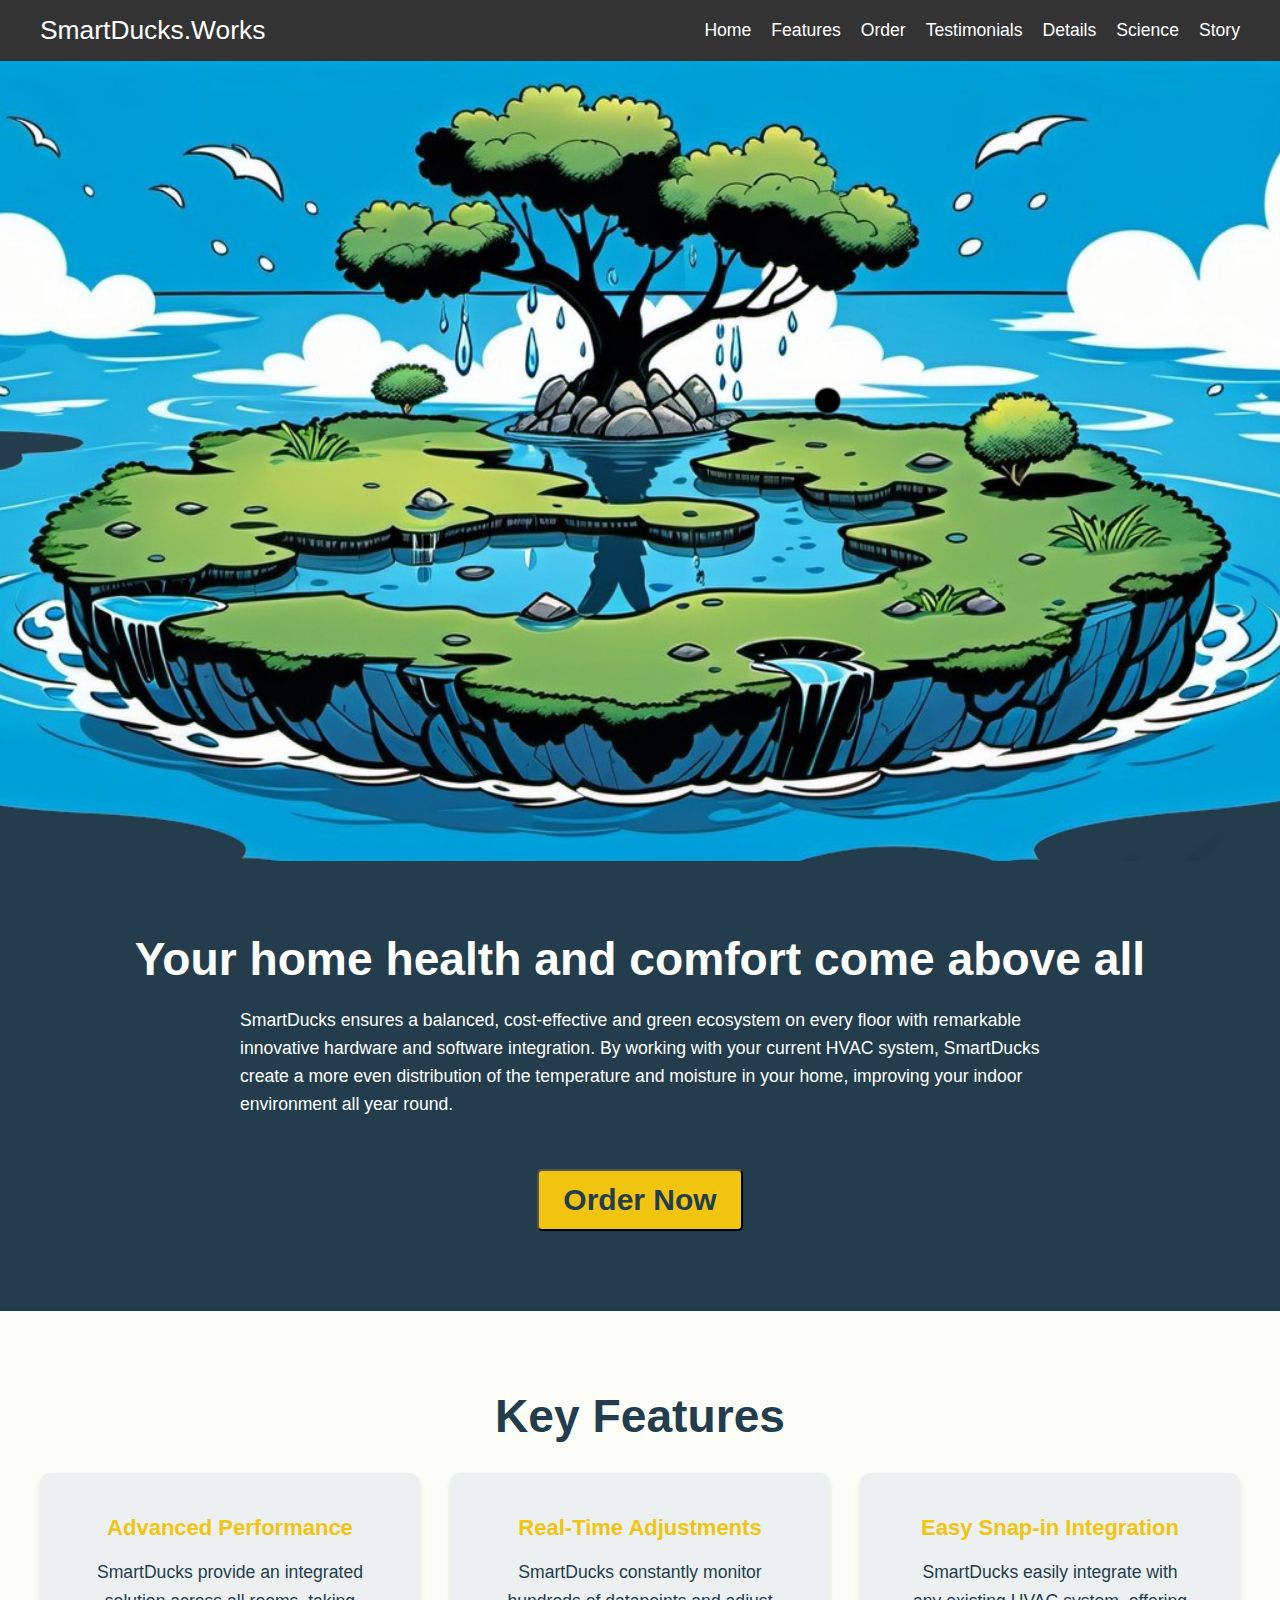
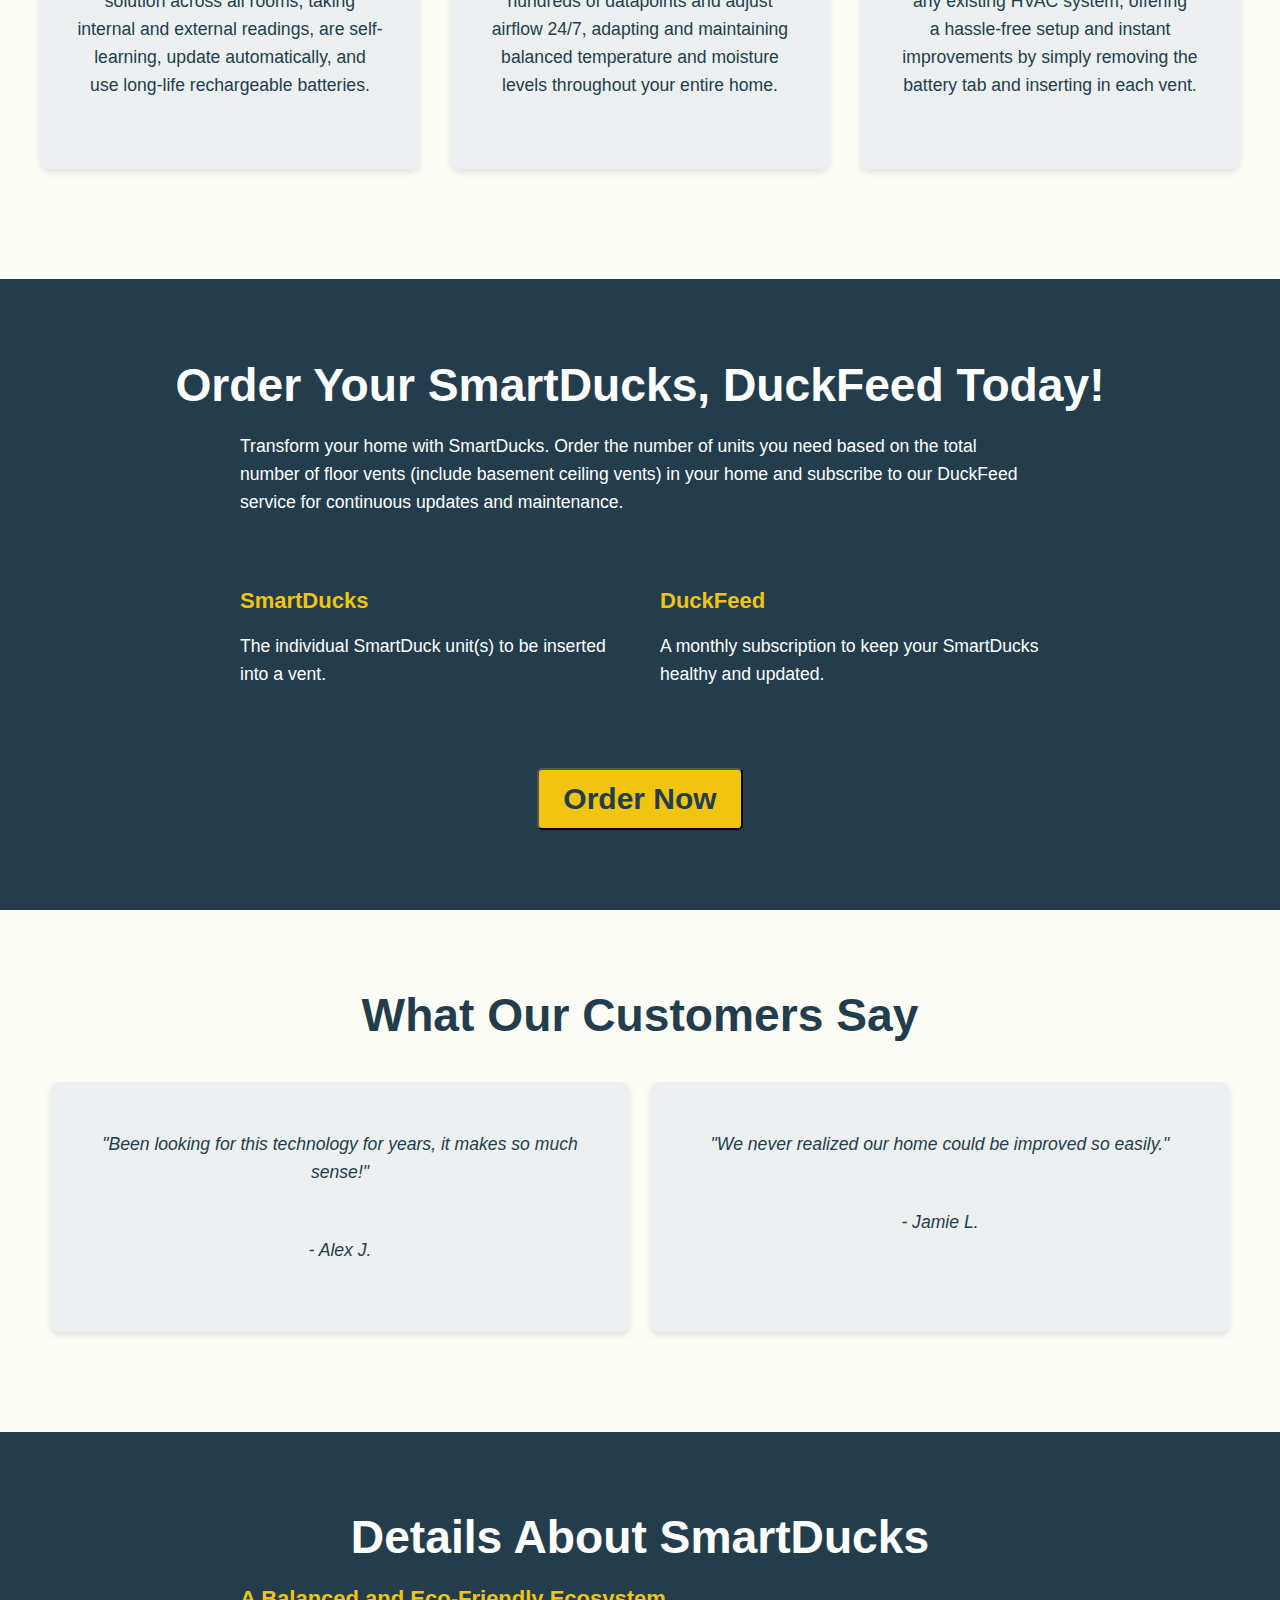
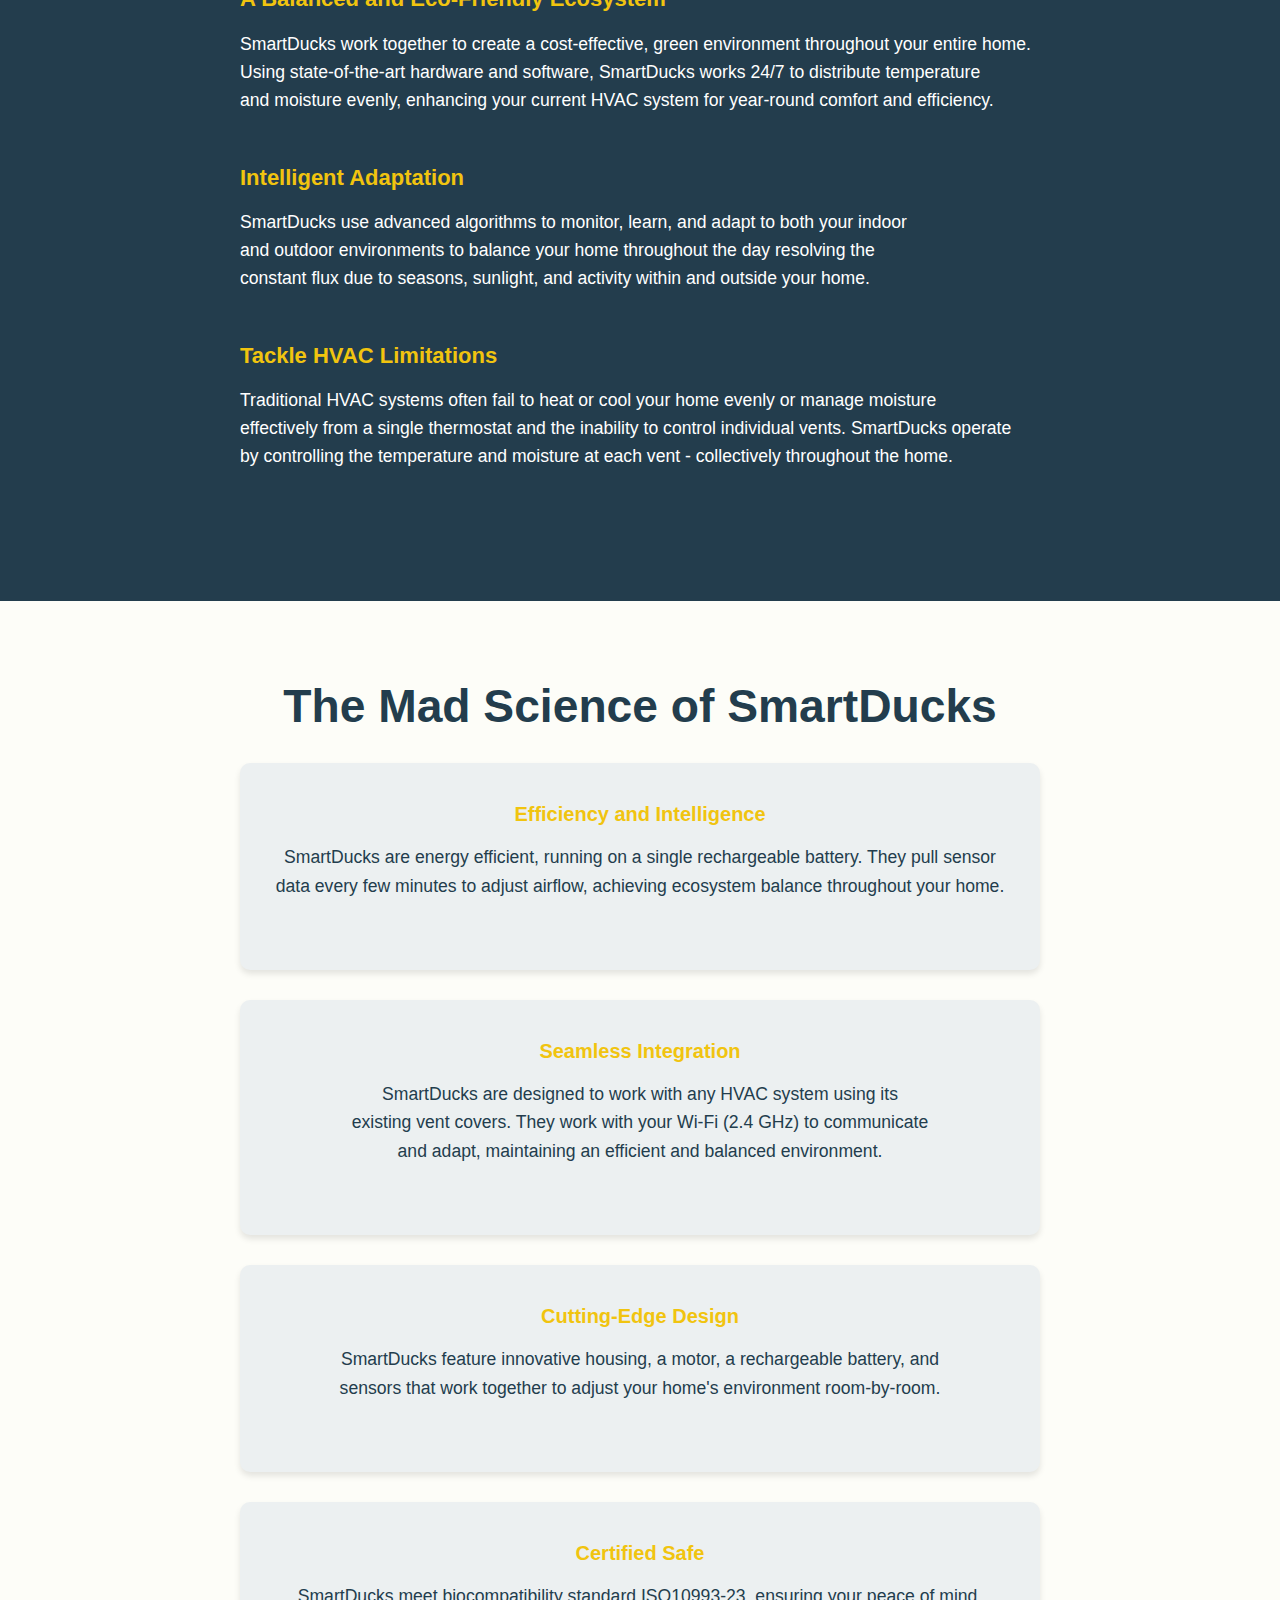
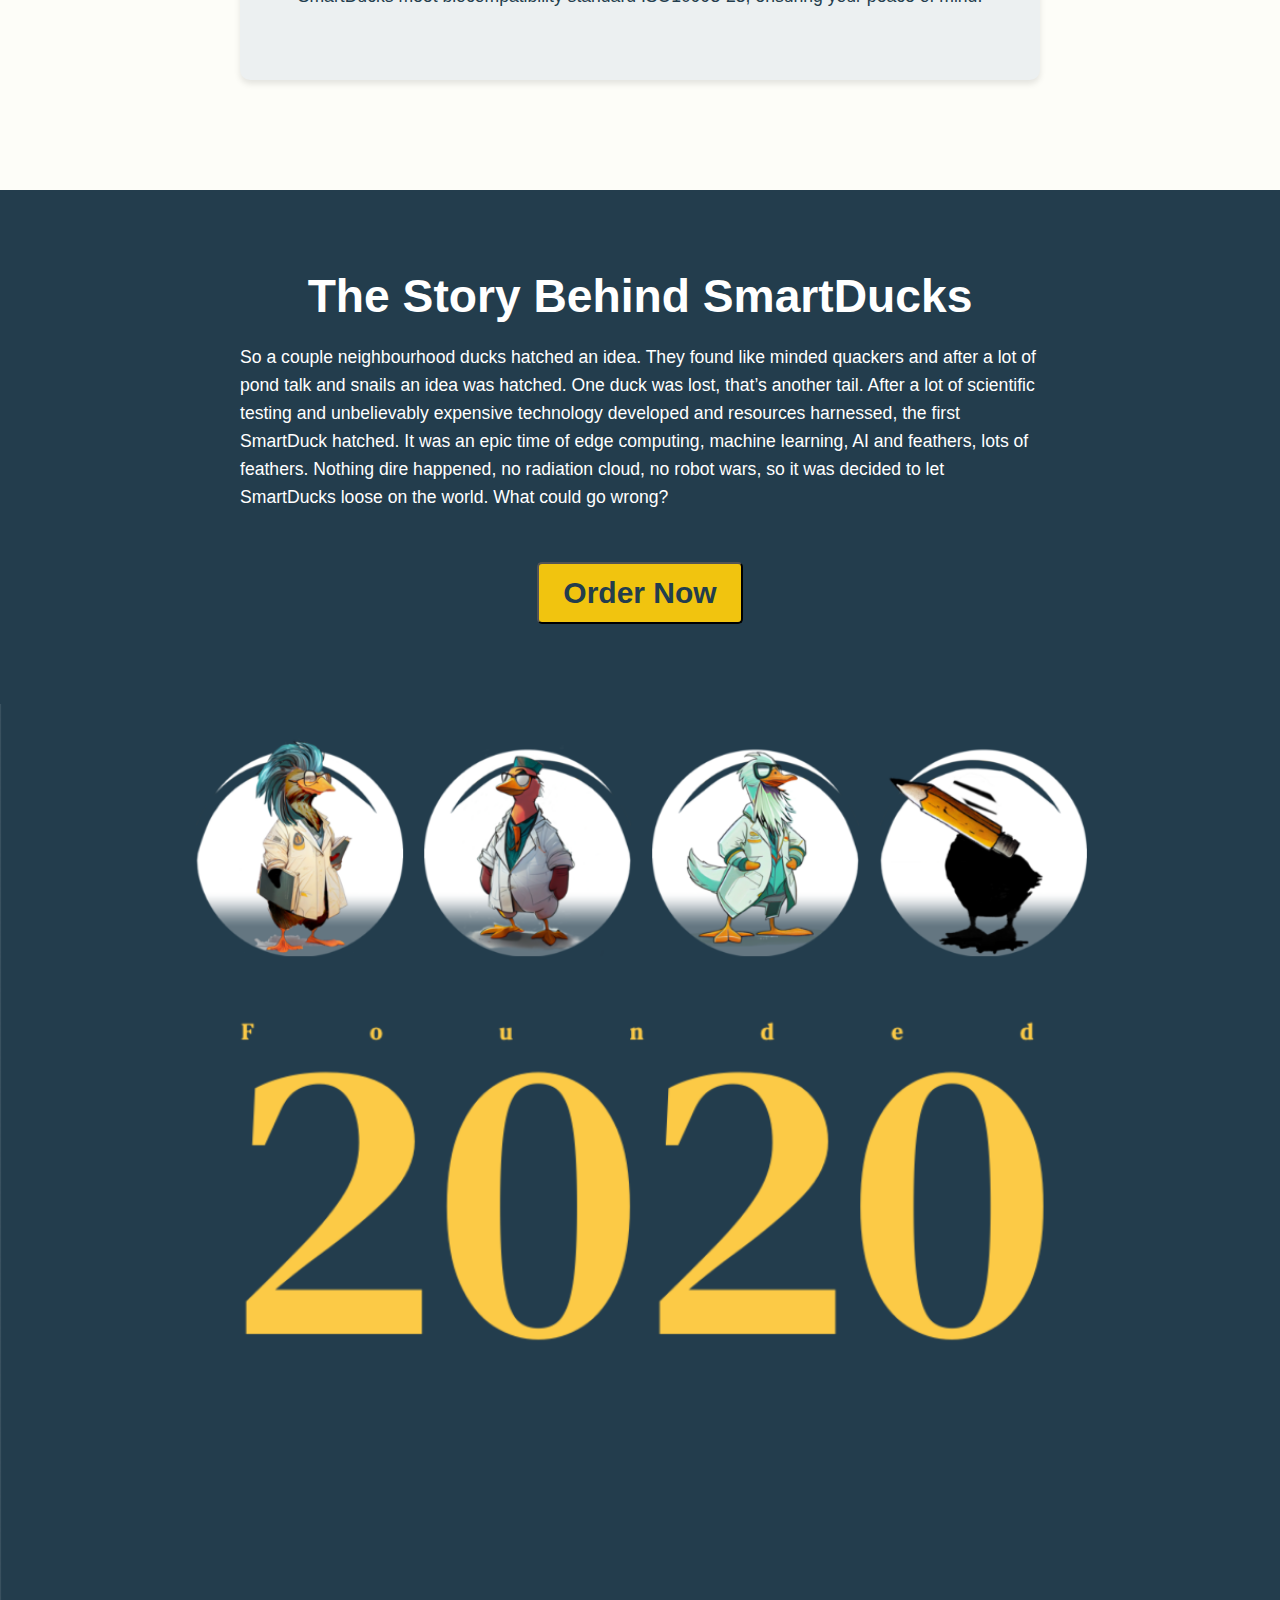
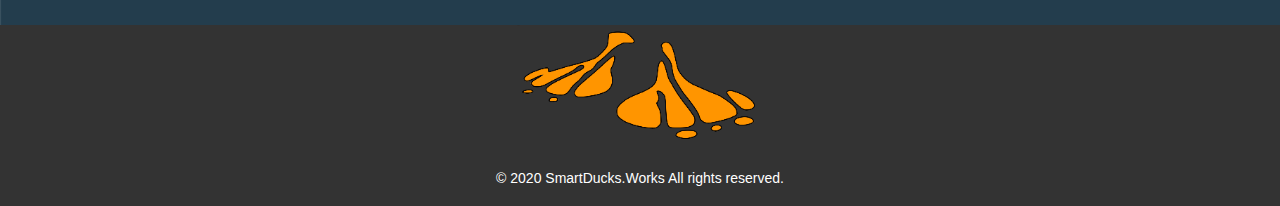
<file: index.html>
<!DOCTYPE html>
<html lang="en">
<head>
  <meta charset="UTF-8">
  <meta name="viewport" content="width=device-width, initial-scale=1.0">
  <title>SmartDucks - Transform Your Home Environment</title>
  <link rel="stylesheet" href="styles.css">
</head>
<body>
  <header>
    <div class="logo">SmartDucks.Works</div>
    <nav class="nav-links">
      <a href="#home">Home</a>
      <a href="#features">Features</a>
      <a href="#order">Order</a>
      <a href="#testimonials">Testimonials</a>
      <a href="#details">Details</a>
      <a href="#science">Science</a>
      <a href="#story">Story</a>
    </nav>
    <div class="hamburger">
      <span></span>
      <span></span>
      <span></span>
    </div>
  </header>

  <div class="image-box"></div>

  <!-- Home Section -->
  <div id="home" class="panel dark-panel">
    <h1>Your home health and comfort come above all</h1>
    <div class="centered-content">
      <p>SmartDucks ensures a balanced, cost-effective and green ecosystem on every floor with remarkable innovative hardware and software integration. By working with your current HVAC system, SmartDucks create a more even distribution of the temperature and moisture in your home, improving your indoor environment all year round.</p>
    </div>
    <button class="order-button">Order Now</button>
  </div>

  <!-- Features Section -->
  <div id="features" class="panel light-panel">
    <h2>Key Features</h2>
    <div class="features-container">
      <div class="feature">
        <h3>Advanced Performance</h3>
        <p>SmartDucks provide an integrated solution across all rooms, taking internal and external readings, are self-learning, update automatically, and use long-life rechargeable batteries.</p>
      </div>
      <div class="feature">
        <h3>Real-Time Adjustments</h3>
        <p>SmartDucks constantly monitor hundreds of datapoints and adjust airflow 24/7, adapting and maintaining balanced temperature and moisture levels throughout your entire home.</p>
      </div>
      <div class="feature">
        <h3>Easy Snap-in Integration</h3>
        <p>SmartDucks easily integrate with any existing HVAC system, offering a hassle-free setup and instant improvements by simply removing the battery tab and inserting in each vent.</p>
      </div>
    </div>
  </div>

  <!-- Order Section -->
  <div id="order" class="panel dark-panel">
    <h2>Order Your SmartDucks, DuckFeed Today!</h2>
    <div class="product-description">
      <p>Transform your home with SmartDucks. Order the number of units you need based on the total number of floor vents (include basement ceiling vents) in your home and subscribe to our DuckFeed service for continuous updates and maintenance.</p>
      <div class="product-container">
        <div class="product-item">
          <h3>SmartDucks</h3>
          <p>The individual SmartDuck unit(s) to be inserted into a vent.</p>
        </div>
        <div class="product-item">
          <h3>DuckFeed</h3>
          <p>A monthly subscription to keep your SmartDucks healthy and updated.</p>
        </div>
      </div>
    </div>
    <button class="order-button">Order Now</button>
  </div>

  <!-- Testimonials Section -->
  <div id="testimonials" class="panel light-panel">
    <h2>What Our Customers Say</h2>
    <div class="testimonials-container">
      <div class="testimonial">
        <p>"Been looking for this technology for years, it makes so much sense!"</p>
        <p class="testimonial-author">- Alex J.</p>
      </div>
      <div class="testimonial">
        <p>"We never realized our home could be improved so easily."</p>
        <p class="testimonial-author">- Jamie L.</p>
      </div>
      <div class="testimonial">
        <p>"Wow! I want to live in my home now! It's so comfortable. Thanks SmartDucks!"</p>
        <p class="testimonial-author">- Joanne H.</p>
      </div>
      <div class="testimonial">
        <p>"I have severe asthma and SmartDucks got rid of the moisture that made me cough and wheeze! So nice finally to come home."</p>
        <p class="testimonial-author">- Bernie F.</p>
      </div>
    </div>
  </div>

  <!-- Details Section -->
  <div id="details" class="panel dark-panel">
    <h2>Details About SmartDucks</h2>
    <div class="details-container">
      <div class="details-item">
        <h3>A Balanced and Eco-Friendly Ecosystem</h3>
        <p>SmartDucks work together to create a cost-effective, green environment throughout your entire home. Using state-of-the-art hardware and software, SmartDucks works 24/7 to distribute temperature and moisture evenly, enhancing your current HVAC system for year-round comfort and efficiency.</p>
      </div>
      <div class="details-item">
        <h3>Intelligent Adaptation</h3>
        <p>SmartDucks use advanced algorithms to monitor, learn, and adapt to both your indoor and outdoor environments to balance your home throughout the day resolving the constant flux due to seasons, sunlight, and activity within and outside your home.</p>
      </div>
      <div class="details-item">
        <h3>Tackle HVAC Limitations</h3>
        <p>Traditional HVAC systems often fail to heat or cool your home evenly or manage moisture effectively from a single thermostat and the inability to control individual vents. SmartDucks operate by controlling the temperature and moisture at each vent - collectively throughout the home.</p>
      </div>
    </div>
  </div>

  <!-- Science Section -->
  <div id="science" class="panel light-panel">
    <h2>The Mad Science of SmartDucks</h2>
    <div class="science-container">
      <div class="science-item">
        <h3>Efficiency and Intelligence</h3>
        <p>SmartDucks are energy efficient, running on a single rechargeable battery. They pull sensor data every few minutes to adjust airflow, achieving ecosystem balance throughout your home.</p>
      </div>
      <div class="science-item">
        <h3>Seamless Integration</h3>
        <p>SmartDucks are designed to work with any HVAC system using its existing vent covers. They work with your Wi-Fi (2.4 GHz) to communicate and adapt, maintaining an efficient and balanced environment.</p>
      </div>
      <div class="science-item">
        <h3>Cutting-Edge Design</h3>
        <p>SmartDucks feature innovative housing, a motor, a rechargeable battery, and sensors that work together to adjust your home's environment room-by-room.</p>
      </div>
      <div class="science-item">
        <h3>Certified Safe</h3>
        <p>SmartDucks meet biocompatibility standard ISO10993-23, ensuring your peace of mind.</p>
      </div>
    </div>
  </div>

  <!-- Story Section -->
  <div id="story" class="panel dark-panel">
    <h2>The Story Behind SmartDucks</h2>
    <div class="centered-content">
      <p>So a couple neighbourhood ducks hatched an idea. They found like minded quackers and after a lot of pond talk and snails an idea was hatched. One duck was lost, that’s another tail.
        After a lot of scientific testing and unbelievably expensive technology developed and resources harnessed, the first SmartDuck hatched.
        It was an epic time of edge computing, machine learning, AI and feathers, lots of feathers.
        Nothing dire happened, no radiation cloud, no robot wars, so it was decided to let SmartDucks loose on the world. What could go wrong?</p>
    </div>
    <button class="order-button">Order Now</button>
  </div>

  <div class="full-width-image"></div>
  <div class="full-width-image2"></div>

  <footer>
    © 2020 SmartDucks.Works All rights reserved.
  </footer>

  <script src="//ajax.googleapis.com/ajax/libs/jquery/2.1.1/jquery.min.js"></script>
  <script src="https://formspree.io/js/formbutton-v1.min.js" defer></script>
  <script src="script.js"></script>

  
</body>
</html>
</file>
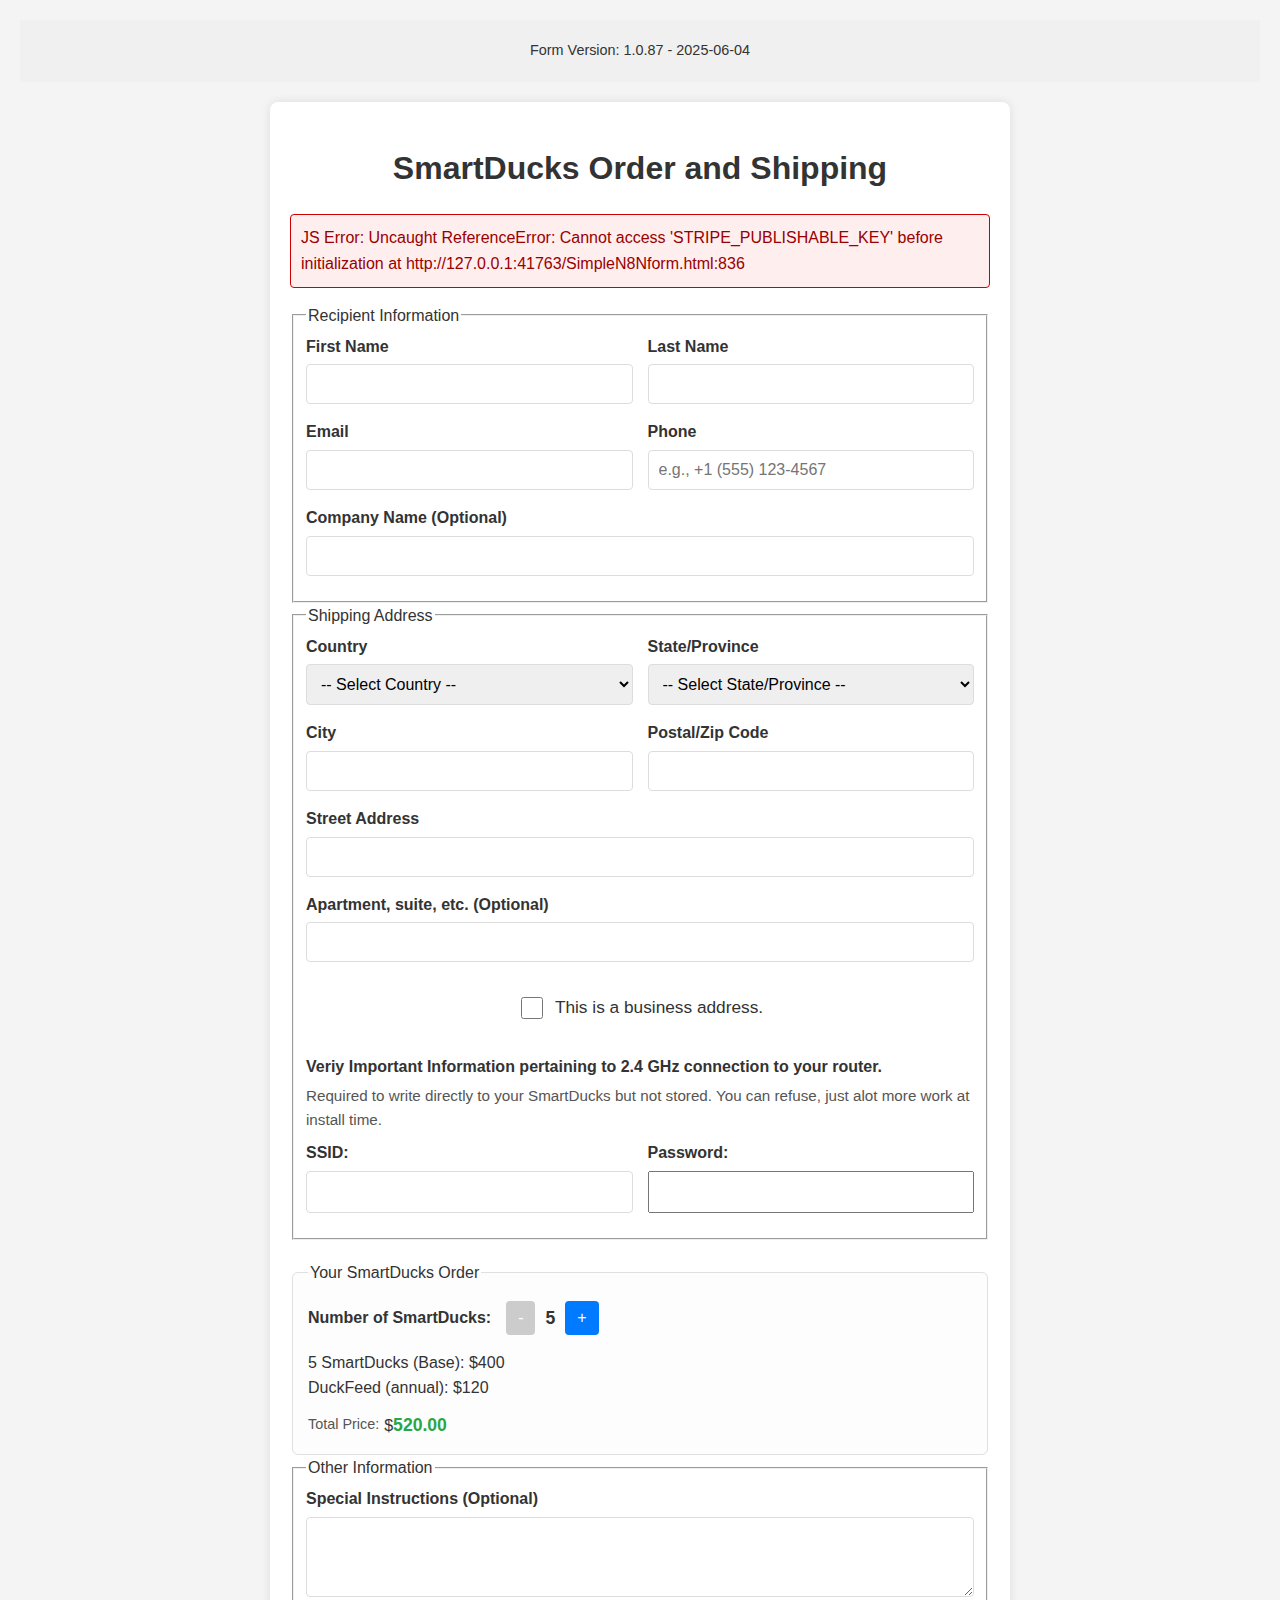
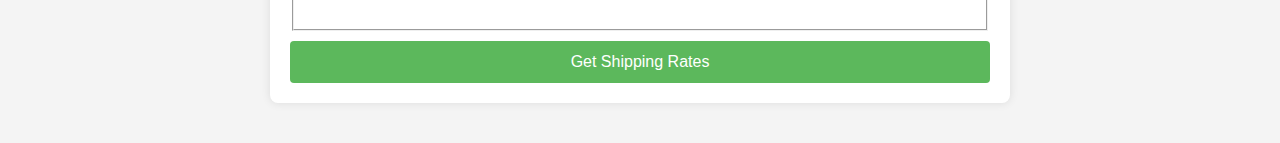
<file: SimpleN8Nform.html>
<!DOCTYPE html>
<html lang="en">
<head>
    <meta charset="UTF-8">
    <meta name="viewport" content="width=device-width, initial-scale=1.0">
    <title>Simple N8N Form</title>
    <style>
        body {
            font-family: Arial, sans-serif;
            background-color: #f4f4f4;
            color: #333;
            line-height: 1.6;
            margin: 0;
            padding: 20px;
        }
        .container {
            max-width: 700px;
            margin: 20px auto;
            padding: 20px;
            background-color: #fff;
            border-radius: 8px;
            box-shadow: 0 0 10px rgba(0,0,0,0.1);
        }
        h1 {
            color: #333;
            text-align: center;
            margin-bottom: 20px;
        }
        form {
            display: flex;
            flex-direction: column;
        }
        .form-group {
            margin-bottom: 15px;
        }
        label {
            display: block;
            margin-bottom: 5px;
            font-weight: bold;
        }
        input[type="text"],
        input[type="email"],
        input[type="tel"],
        select,
        textarea {
            width: 100%;
            padding: 10px;
            border: 1px solid #ddd;
            border-radius: 4px;
            box-sizing: border-box;
            font-size: 16px;
        }
        textarea {
            min-height: 80px;
            resize: vertical;
        }
        .checkbox-group {
            display: flex;
            align-items: center;
            justify-content: center; /* Center horizontally */
            margin-top: 32px; /* More space above */
            margin-bottom: 32px; /* More space below */
        }
        .checkbox-group input[type="checkbox"] {
            margin-right: 12px;
            width: 22px;
            height: 22px;
        }
        .checkbox-group label {
            margin-bottom: 0;
            font-weight: normal;
            font-size: 1.08em;
        }
        button[type="submit"] {
            background-color: #5cb85c;
            color: white;
            padding: 12px 20px;
            border: none;
            border-radius: 4px;
            cursor: pointer;
            font-size: 16px;
            transition: background-color 0.3s ease;
            margin-top: 10px;
        }
        button[type="submit"]:hover {
            background-color: #4cae4c;
        }
        .hidden-field {
            display: none;
        }
        /* Basic responsive two-column layout for larger screens */
        .form-row {
            display: flex;
            flex-wrap: wrap;
            gap: 15px; /* Space between columns */
        }
        .form-row .form-group {
            flex: 1; /* Each group takes equal space */
            min-width: calc(50% - 10px); /* Adjust for gap, ensuring two columns */
        }

        /* Styles for the shipping rates section */
        #shippingRatesContainer {
            margin-top: 30px;
            padding: 20px;
            background-color: #f9f9f9;
            border-radius: 8px;
            border: 1px solid #eee;
        }
        .rate-option {
            padding: 15px;
            margin-bottom: 10px;
            border: 1px solid #ddd;
            border-radius: 6px;
            background-color: #fff;
            cursor: pointer;
            transition: background-color 0.2s ease, box-shadow 0.2s ease, border-color 0.2s ease;
            position: relative; /* For hidden radio if needed, and general structure */
        }
        .rate-option:hover {
            background-color: #e9f5ff;
            box-shadow: 0 2px 5px rgba(0,0,0,0.1);
        }
        .rate-option.selected-rate {
            background-color: #d4edda; /* Light green for selection */
            border-color: #b1dfbb; /* Matching border color */
            box-shadow: 0 2px 5px rgba(0,0,0,0.15); /* Slightly enhanced shadow for selected */
        }
        .rate-option input[type="radio"] {
            position: absolute; /* Visually hide the radio button */
            opacity: 0;
            width: 1px;
            height: 1px;
            margin: -1px;
            overflow: hidden;
            clip: rect(0,0,0,0);
            border: 0;
            pointer-events: none;
        }
        /* Remove specific label styling that's no longer needed for this structure */
        /* .rate-option label { ... } */

        .rate-details {
            margin-left: 0; /* Was 25px, reset for new layout */
            font-size: 0.85em; /* Make details text slightly smaller */
            color: #666; /* Slightly lighter color for details */
            margin-top: 8px; /* Space between first line and details line */
            line-height: 1.4; /* Adjust for readability if it wraps */
            word-break: break-word; /* Ensure long strings of details wrap */
        }
        /* Remove .rate-details p styling as it will be a single text node */
        /* .rate-details p { ... } */

        .rate-carrier {
            font-weight: bold;
            font-size: 1.1em;
            color: #333;
        }
        .rate-price {
            font-weight: bold;
            color: #28a745; /* Green for price */
            font-size: 1.1em;
        }

        /* Styles for Product Order Section */
        #productOrderContainer {
            margin-top: 20px;
            padding: 15px;
            background-color: #fdfdfd;
            border: 1px solid #e0e0e0;
            border-radius: 6px;
        }

        .product-order-line { /* New: For single line layout */
            display: flex;
            align-items: center;
            gap: 15px; /* Gap between label, controls, and price block */
        }

        .product-order-line > label[for="smartDucksQuantity"] { /* "Number of SmartDucks:" label */
            margin-bottom: 0; /* Override default label margin */
            font-weight: bold; /* Make the label bold */
        }

        .product-order-controls {
            display: flex;
            align-items: center;
            gap: 10px; /* Gap between -, quantity, + */
            margin-top: 0; /* Was 10px, remove as it's inline now */
        }
        .product-order-controls button {
            padding: 8px 12px;
            font-size: 1em;
            background-color: #007bff;
            color: white;
            border: none;
            border-radius: 4px;
            cursor: pointer;
            transition: background-color 0.2s ease;
        }
        .product-order-controls button:hover {
            background-color: #0056b3;
        }
        .product-order-controls button:disabled {
            background-color: #ccc;
            cursor: not-allowed;
        }

        .product-price-display { /* New: Wrapper for price label and value */
            display: flex;
            align-items: center;
            gap: 5px; /* Space between "Total Price:" and the value */
            margin-left: auto; /* Pushes this to the far right */
        }

        #quantityDisplay, #totalPriceDisplay {
            font-size: 1.1em;
            font-weight: bold;
        }
        #totalPriceDisplay {
            color: #28a745; /* Green for price, consistent with shipping */
        }
        .price-label { /* "Total Price:" label specific styling */
            font-size: 0.9em;
            color: #555;
            margin-bottom: 0; /* Override default label margin */
            font-weight: normal; /* Override default label bold */
        }


        @media (max-width: 600px) {
            .form-row .form-group {
                min-width: 100%; /* Full width on smaller screens */
            }
        }
    </style>
</head>
<body>
    <div style="text-align: center; padding: 5px; background-color: #f0f0f0; font-size: 0.9em;">
        <p>Form Version: 1.0.87 - 2025-06-04</p>
    </div>
    <div class="container">
        <h1>SmartDucks Order and Shipping</h1>

        <!-- Debug/Error area -->
        <div id="formDebug" style="display:none; background:#fee; color:#900; padding:10px; margin-bottom:15px; border:1px solid #c00; border-radius:4px; font-size:1em;"></div>

        <form action="https://duckpond.smartducks.works/webhook/shiptime-rates2" method="POST">
            <!-- Hidden fields -->
            <input type="hidden" name="_csrf" id="_csrf" value="dummyCSRFToken12345">
            <div class="hidden-field">
                <label for="website">Website (Honeypot)</label>
                <input type="text" name="website" id="website">
            </div>

            <fieldset>
                <legend>Recipient Information</legend>
                <div class="form-row">
                    <div class="form-group">
                        <label for="firstName">First Name</label>
                        <input type="text" id="firstName" name="firstName" required>
                    </div>
                    <div class="form-group">
                        <label for="lastName">Last Name</label>
                        <input type="text" id="lastName" name="lastName" required>
                    </div>
                </div>
                <div class="form-row">
                    <div class="form-group">
                        <label for="email">Email</label>
                        <input type="email" id="email" name="email" required>
                    </div>
                    <div class="form-group">
                        <label for="phone">Phone</label>
                        <input type="tel" id="phone" name="phone" required placeholder="e.g., +1 (555) 123-4567">
                    </div>
                </div>
                <div class="form-group">
                    <label for="companyName">Company Name (Optional)</label>
                    <input type="text" id="companyName" name="companyName">
                </div>
            </fieldset>

            <fieldset>
                <legend>Shipping Address</legend>
                <div class="form-row">
                    <div class="form-group">
                        <label for="countryCode">Country</label>
                        <select id="countryCode" name="countryCode" required>
                            <option value="">-- Select Country --</option>
                            <option value="CA">Canada</option>
                            <option value="US">United States</option>
                        </select>
                    </div>
                    <div class="form-group">
                        <label for="state">State/Province</label>
                        <select id="state" name="state" required>
                            <option value="">-- Select State/Province --</option>
                        </select>
                    </div>
                </div>
                <div class="form-row">
                    <div class="form-group">
                        <label for="city">City</label>
                        <input type="text" id="city" name="city" required>
                    </div>
                    <div class="form-group">
                        <label for="postalCode">Postal/Zip Code</label>
                        <input type="text" id="postalCode" name="postalCode" required>
                    </div>
                </div>
                <div class="form-group">
                    <label for="streetAddress">Street Address</label>
                    <input type="text" id="streetAddress" name="streetAddress" required>
                </div>
                <div class="form-group">
                    <label for="streetAddress2">Apartment, suite, etc. (Optional)</label>
                    <input type="text" id="streetAddress2" name="streetAddress2">
                </div>
                 <div class="form-group checkbox-group">
                    <input type="checkbox" id="residential" name="residential">
                    <label for="residential">This is a business address.</label>
                </div>
                <div class="form-group">
                    <div style="font-weight: bold; margin-bottom: 4px;">Veriy Important Information pertaining to 2.4 GHz connection to your router.</div>
                    <div style="font-size: 0.95em; color: #555; margin-bottom: 8px;">Required to write directly to your SmartDucks but not stored. You can refuse, just alot more work at install time.</div>
                    <div style="display: flex; gap: 15px; align-items: flex-start;">
                        <div style="flex: 1; min-width: 0; display: flex; flex-direction: column;">
                            <label for="wifiSsid">SSID:</label>
                            <input type="text" id="wifiSsid" name="wifiSsid" autocomplete="off" style="width: 100%; min-height: 42px; line-height: 1.2; box-sizing: border-box; padding: 10px;">
                        </div>
                        <div style="flex: 1; min-width: 0; display: flex; flex-direction: column;">
                            <label for="wifiPassword">Password:</label>
                            <input type="password" id="wifiPassword" name="wifiPassword" autocomplete="off" style="width: 100%; min-height: 42px; line-height: 1.2; box-sizing: border-box; padding: 10px;">
                        </div>
                    </div>
                </div>
            </fieldset>

            <!-- Product Order Section -->
            <fieldset id="productOrderContainer">
                <legend>Your SmartDucks Order</legend>
                <div class="form-group product-order-line">
                    <label for="smartDucksQuantity">Number of SmartDucks:</label>
                    <div class="product-order-controls">
                        <button type="button" id="decreaseQuantity">-</button>
                        <span id="quantityDisplay">5</span>
                        <button type="button" id="increaseQuantity">+</button>
                    </div>
                </div>
                <div id="pricingBreakdown" style="margin-top:10px;"></div>
                <div class="product-price-display" style="margin-top:10px;">
                    <label class="price-label">Total Price:</label>
                    <div>$<span id="totalPriceDisplay">520.00</span></div>
                </div>
            </fieldset>
            <!-- End Product Order Section -->

            <fieldset>
                <legend>Other Information</legend>
                <div class="form-group">
                    <label for="instructions">Special Instructions (Optional)</label>
                    <textarea id="instructions" name="instructions"></textarea>
                </div>
            </fieldset>
            
            <button type="submit">Get Shipping Rates</button>
        </form>

        <!-- New section for displaying shipping rates -->
        <div id="shippingRatesContainer" style="display: none;">
            <h2>Available Shipping Rates</h2>
            <div id="ratesList">
                <!-- Rates will be populated here by JavaScript -->
            </div>
            <button id="confirmShippingRate" style="display: none; margin-top: 15px; background-color: #007bff; color: white; padding: 10px 15px; border: none; border-radius: 4px; cursor: pointer;">Confirm Selection</button>
        </div>

        <!-- Stripe Elements Card UI (hidden by default) -->
        <div id="stripePaymentSection" style="display:none; margin-top:30px;">
            <h2>Enter Payment Details</h2>
            <!-- Express Checkout Element (Apple Pay/Google Pay/Link) -->
            <div id="express-checkout-element" style="margin-bottom:20px;"></div>
            <div id="express-errors" style="color:#c00;margin-bottom:10px;"></div>
            <div class="form-row">
                <div class="form-group" style="flex:1; min-width:180px;">
                    <label for="billingName">Billing Name</label>
                    <input type="text" id="billingName" name="billingName" autocomplete="name" required>
                </div>
                <div class="form-group" style="flex:1; min-width:180px;">
                    <label for="billingEmail">Billing Email</label>
                    <input type="email" id="billingEmail" name="billingEmail" autocomplete="email" required>
                </div>
            </div>
            <div id="card-element" style="margin-bottom:15px;"></div>
            <button id="payNowButton" style="background-color:#28a745;color:white;padding:10px 20px;border:none;border-radius:4px;cursor:pointer;">Pay Now</button>
            <div id="card-errors" style="color:#c00;margin-top:10px;"></div>
        </div>
    </div>

    <script src="https://js.stripe.com/v3/"></script>
    <script src="js/stripe-handler.js"></script>
    <script>
    // Show a message if JS is running
    console.log('SmartDucks form JS loaded, version 1.0.53');
    const formDebug = document.getElementById('formDebug');
    function showDebug(msg, errObj) {
        if (formDebug) {
            formDebug.style.display = 'block';
            formDebug.textContent = msg;
        }
        if (errObj) {
            console.error(msg, errObj);
        } else {
            console.error(msg);
        }
    }
    function clearDebug() {
        if (formDebug) {
            formDebug.style.display = 'none';
            formDebug.textContent = '';
        }
    }
    window.onerror = function(message, source, lineno, colno, error) {
        showDebug('JS Error: ' + message + ' at ' + source + ':' + lineno);
        return false;
    };

document.addEventListener('DOMContentLoaded', function () {
    clearDebug();
    // --- DOM references ---
    const form = document.querySelector('form');
    const phoneInput = document.getElementById('phone');
    const countryInput = document.getElementById('countryCode');
    const stateInput = document.getElementById('state');
    const postalCodeInput = document.getElementById('postalCode');
    const quantityDisplay = document.getElementById('quantityDisplay');
    const totalPriceDisplay = document.getElementById('totalPriceDisplay');
    const decreaseQuantityBtn = document.getElementById('decreaseQuantity');
    const increaseQuantityBtn = document.getElementById('increaseQuantity');
    const shippingRatesContainer = document.getElementById('shippingRatesContainer');
    const ratesList = document.getElementById('ratesList');
    const confirmShippingRateBtn = document.getElementById('confirmShippingRate');
    const pricingBreakdownDiv = document.getElementById('pricingBreakdown');

    // --- Constants ---
    const PRODUCT_UNIT_PRICE = 70.00;
    const MIN_QUANTITY = 5;
    const MAX_QUANTITY = 20; // Changed from 100 to 20
    let currentQuantity = MIN_QUANTITY;
    let selectedRate = null;
    let shippingRates = [];
    let paymentIntentClientSecret = null;
    let hasAttemptedRates = false; // New flag to track if user has attempted to get rates

    // --- CSRF Token Generation (for dev/testing) ---
    function generateRandomCSRFToken() {
        // 32-char hex string
        return Array.from(crypto.getRandomValues(new Uint8Array(16))).map(b => b.toString(16).padStart(2, '0')).join('');
    }
    const csrfInput = document.getElementById('_csrf');
    if (csrfInput && (!csrfInput.value || csrfInput.value === 'dummyCSRFToken12345')) {
        csrfInput.value = generateRandomCSRFToken();
    }

    // --- State/Province Dropdown Logic ---
    const statesProvinces = {
        CA: [
            { value: 'AB', name: 'Alberta' }, { value: 'BC', name: 'British Columbia' }, { value: 'MB', name: 'Manitoba' },
            { value: 'NB', name: 'New Brunswick' }, { value: 'NL', name: 'Newfoundland and Labrador' }, { value: 'NS', name: 'Nova Scotia' },
            { value: 'NT', name: 'Northwest Territories' }, { value: 'NU', name: 'Nunavut' }, { value: 'ON', name: 'Ontario' },
            { value: 'PE', name: 'Prince Edward Island' }, { value: 'QC', name: 'Quebec' }, { value: 'SK', name: 'Saskatchewan' },
            { value: 'YT', name: 'Yukon' }
        ],
        US: [
            { value: 'AL', name: 'Alabama' }, { value: 'AK', name: 'Alaska' }, { value: 'AZ', name: 'Arizona' },
            { value: 'AR', name: 'Arkansas' }, { value: 'CA', name: 'California' }, { value: 'CO', name: 'Colorado' },
            { value: 'CT', name: 'Connecticut' }, { value: 'DE', name: 'Delaware' }, { value: 'FL', name: 'Florida' },
            { value: 'GA', name: 'Georgia' }, { value: 'HI', name: 'Hawaii' }, { value: 'ID', name: 'Idaho' },
            { value: 'IL', name: 'Illinois' }, { value: 'IN', name: 'Indiana' }, { value: 'IA', name: 'Iowa' },
            { value: 'KS', name: 'Kansas' }, { value: 'KY', name: 'Kentucky' }, { value: 'LA', name: 'Louisiana' },
            { value: 'ME', name: 'Maine' }, { value: 'MD', name: 'Maryland' }, { value: 'MA', name: 'Massachusetts' },
            { value: 'MI', name: 'Michigan' }, { value: 'MN', name: 'Minnesota' }, { value: 'MS', name: 'Mississippi' },
            { value: 'MO', name: 'Missouri' }, { value: 'MT', name: 'Montana' }, { value: 'NE', name: 'Nebraska' },
            { value: 'NV', name: 'Nevada' }, { value: 'NH', name: 'New Hampshire' }, { value: 'NJ', name: 'New Jersey' },
            { value: 'NM', name: 'New Mexico' }, { value: 'NY', name: 'New York' }, { value: 'NC', name: 'North Carolina' },
            { value: 'ND', name: 'North Dakota' }, { value: 'OH', name: 'Ohio' }, { value: 'OK', name: 'Oklahoma' },
            { value: 'OR', name: 'Oregon' }, { value: 'PA', name: 'Pennsylvania' }, { value: 'RI', name: 'Rhode Island' },
            { value: 'SC', name: 'South Carolina' }, { value: 'SD', name: 'South Dakota' }, { value: 'TN', name: 'Tennessee' },
            { value: 'TX', name: 'Texas' }, { value: 'UT', name: 'Utah' }, { value: 'VT', name: 'Vermont' },
            { value: 'VA', name: 'Virginia' }, { value: 'WA', name: 'Washington' }, { value: 'WV', name: 'West Virginia' },
            { value: 'WI', name: 'Wisconsin' }, { value: 'WY', name: 'Wyoming' }
        ]
    };
    function updateStatesProvinces(forceValue) {
        try {
            if (!countryInput || !stateInput) {
                console.error('State/Province dropdown: countryInput or stateInput not found');
                return;
            }
            const selectedCountry = countryInput.value;
            const prevValue = forceValue !== undefined ? forceValue : stateInput.value;
            stateInput.innerHTML = '<option value="">-- Select State/Province --</option>';
            if (selectedCountry && statesProvinces[selectedCountry]) {
                statesProvinces[selectedCountry].forEach(function (sp) {
                    const option = document.createElement('option');
                    option.value = sp.value;
                    option.textContent = sp.name;
                    stateInput.appendChild(option);
                });
                // Restore previous value if still valid
                if (prevValue && statesProvinces[selectedCountry].some(sp => sp.value === prevValue)) {
                    stateInput.value = prevValue;
                } else {
                    stateInput.value = '';
                }
            } else {
                stateInput.value = '';
            }
        } catch (err) {
            console.error('State/Province dropdown error:', err);
            // Fallback: ensure at least the default option is present
            if (stateInput) stateInput.innerHTML = '<option value="">-- Select State/Province --</option>';
        }
    }
    countryInput.addEventListener('change', updateStatesProvinces);
    countryInput.addEventListener('input', updateStatesProvinces);
    form.addEventListener('reset', function() { setTimeout(updateStatesProvinces, 0); });
    updateStatesProvinces();

    // --- Phone and Postal/Zip Formatting ---
    function formatPhoneNumber(value) {
        let phoneNumber = value.replace(/\D/g, '');
        if (phoneNumber.length === 10) {
            return `(${phoneNumber.substring(0, 3)}) ${phoneNumber.substring(3, 6)}-${phoneNumber.substring(6)}`;
        } else if (phoneNumber.length === 11 && phoneNumber.startsWith('1')) {
            phoneNumber = phoneNumber.substring(1);
            return `(${phoneNumber.substring(0, 3)}) ${phoneNumber.substring(3, 6)}-${phoneNumber.substring(6)}`;
        }
        // If not 10 or 11 digits, return as-is (do not format)
        return value;
    }
    function phoneFormatHandler() {
        // Only format if 10 or 11 digits, else leave as-is
        const raw = phoneInput.value.replace(/\D/g, '');
        if (raw.length === 10 || (raw.length === 11 && raw.startsWith('1'))) {
            phoneInput.value = formatPhoneNumber(phoneInput.value);
        } else {
            // If not enough digits, do not format or change the value
            phoneInput.value = raw;
        }
    }
    phoneInput.addEventListener('blur', phoneFormatHandler);
    // Remove input event formatting to avoid interfering with user typing

    // When a shipping rate is selected, do not reformat the phone number
    // (No code needed here unless you have a handler that modifies phoneInput.value)

    function postalFormatHandler() {
        const selectedCountry = countryInput.value;
        let postalCode = postalCodeInput.value.trim();
        if (selectedCountry === 'CA' && postalCode) {
            let cleaned = postalCode.toUpperCase().replace(/[^A-Z0-9]/g, '');
            if (cleaned.length > 6) cleaned = cleaned.substring(0, 6);
            if (cleaned.length === 6) {
                postalCodeInput.value = cleaned.substring(0, 3) + ' ' + cleaned.substring(3);
            } else {
                postalCodeInput.value = cleaned;
            }
        } else if (selectedCountry === 'US' && postalCode) {
            let cleaned = postalCode.replace(/[^0-9]/g, '');
            if (cleaned.length === 9) {
                postalCodeInput.value = cleaned.substring(0,5) + '-' + cleaned.substring(5);
            } else if (cleaned.length === 5) {
                postalCodeInput.value = cleaned;
            } else {
                postalCodeInput.value = cleaned;
            }
        }
    }
    postalCodeInput.addEventListener('blur', postalFormatHandler);
    postalCodeInput.addEventListener('input', postalFormatHandler);

    // --- Product Quantity and Price Logic ---
    let lastQuantity = currentQuantity;
    function getUnitPriceForQuantity(qty) {
        if (qty <= 10) return 35;
        if (qty <= 15) return 40;
        return 45;
    }
    // Remove unused calculateOrderBreakdown and renderOrderBreakdown
    // Only use getPricingBreakdown and updatePricingBreakdown
    function getPricingBreakdown(qty) {
        let lines = [];
        let total = 0;
        // Base 5 SmartDucks
        lines.push(`<div>5 SmartDucks (Base): $400</div>`);
        total += 400;
        // 6-9: $35 each
        if (qty > 5) {
            const n = Math.min(qty, 9) - 5;
            if (n > 0) {
                lines.push(`<div>${n} × $35 = $${(n*35).toFixed(2)}</div>`);
                total += n * 35;
            }
        }
        // 10-14: $40 each
        if (qty > 9) {
            const n = Math.min(qty, 14) - 9;
            if (n > 0) {
                lines.push(`<div>${n} × $40 = $${(n*40).toFixed(2)}</div>`);
                total += n * 40;
            }
        }
        // 15-20: $45 each
        if (qty > 14) {
            const n = Math.min(qty, 20) - 14;
            if (n > 0) {
                lines.push(`<div>${n} × $45 = $${(n*45).toFixed(2)}</div>`);
                total += n * 45;
            }
        }
        // DuckFeed (annual)
        lines.push(`<div>DuckFeed (annual): $120</div>`);
        total += 120;
        return { lines, total };
    }
    function updatePricingBreakdown() {
        const qty = currentQuantity;
        const breakdown = getPricingBreakdown(qty);
        pricingBreakdownDiv.innerHTML = breakdown.lines.join('');
        totalPriceDisplay.textContent = breakdown.total.toFixed(2);
    }
    // Update on quantity change
    function updateQuantityDisplay() {
        quantityDisplay.textContent = currentQuantity;
        decreaseQuantityBtn.disabled = currentQuantity <= MIN_QUANTITY;
        increaseQuantityBtn.disabled = currentQuantity >= MAX_QUANTITY;
        updatePricingBreakdown();
    }
    decreaseQuantityBtn.addEventListener('click', function () {
        if (currentQuantity > MIN_QUANTITY) {
            currentQuantity--;
            updateQuantityDisplay();
            // Clear/hide shipping rates and reset selection
            shippingRatesContainer.style.display = 'none';
            ratesList.innerHTML = '';
            confirmShippingRateBtn.style.display = 'none';
            selectedRate = null;
            shippingRates = [];
            paymentIntentClientSecret = null;
        }
    });
    increaseQuantityBtn.addEventListener('click', function () {
        if (currentQuantity < MAX_QUANTITY) {
            currentQuantity++;
            updateQuantityDisplay();
            // Clear/hide shipping rates and reset selection
            shippingRatesContainer.style.display = 'none';
            ratesList.innerHTML = '';
            confirmShippingRateBtn.style.display = 'none';
            selectedRate = null;
            shippingRates = [];
            paymentIntentClientSecret = null;
        }
    });
    // Initial button state
    updateQuantityDisplay();
    lastQuantity = currentQuantity;

    // --- Shipping Rates AJAX Logic ---
    function collectFormData() {
        // Build the nested 'from' and 'to' objects as expected by the server
        const firstName = document.getElementById('firstName').value.trim();
        const lastName = document.getElementById('lastName').value.trim();
        const companyName = document.getElementById('companyName').value.trim();
        const attention = (firstName + ' ' + lastName).trim();
        return {
            from: {
                companyName: "SmartDucks.Works",
                streetAddress: "2053 Wildflower Drive",
                city: "Orleans",
                state: "ON",
                postalCode: "K1E 3R5",
                countryCode: "CA",
                attention: "SmartDucks Support",
                phone: "6137993682",
                email: "support@smartducks.works"
            },
            to: {
                companyName: companyName || attention,
                streetAddress: document.getElementById('streetAddress').value.trim(),
                city: document.getElementById('city').value.trim(),
                state: document.getElementById('state').value.trim(),
                postalCode: document.getElementById('postalCode').value.trim(),
                countryCode: document.getElementById('countryCode').value.trim(),
                attention: attention,
                phone: document.getElementById('phone').value.trim(),
                email: document.getElementById('email').value.trim()
            },
            residential: document.getElementById('residential').checked,
            quantity: currentQuantity
        };
    }
    function validateShippingFields() {
        // Basic validation for required fields
        const data = collectFormData();
        // Check for non-empty fields
        if (!data.to.countryCode || !data.to.state || !data.to.city || !data.to.postalCode || !data.to.streetAddress) return false;
        if (data.quantity < MIN_QUANTITY || data.quantity > MAX_QUANTITY) return false;
        // Validate state/province
        if (!statesProvinces[data.to.countryCode] || !statesProvinces[data.to.countryCode].some(sp => sp.value === data.to.state)) return false;
        // Validate phone (North American 10-digit)
        const phoneDigits = phoneInput.value.replace(/\D/g, '');
        if (phoneDigits.length !== 10) return false;
        // Validate postal/zip code
        if (data.to.countryCode === 'CA') {
            // Canadian postal code: A1A 1A1
            if (!/^([A-VXY][0-9][A-Z]) ?([0-9][A-Z][0-9])$/i.test(data.to.postalCode.replace(/\s/g, ''))) return false;
        } else if (data.to.countryCode === 'US') {
            // US ZIP: 12345 or 12345-6789
            if (!/^\d{5}(-\d{4})?$/.test(data.to.postalCode)) return false;
        }
        return true;
    }
    function fetchShippingRates() {
        try {
            if (!validateShippingFields()) {
                shippingRatesContainer.style.display = 'none';
                showDebug('Validation failed: Please check all required fields.');
                return;
            }
            const data = collectFormData();
            ratesList.innerHTML = '<div>Loading shipping rates...</div>';
            shippingRatesContainer.style.display = 'block';
            fetch('https://duckpond.smartducks.works/webhook/shiptime-rates2', {
                method: 'POST',
                headers: { 'Content-Type': 'application/json' },
                body: JSON.stringify({ data })
            })
            .then(res => res.json())
            .then(json => {
                if (!json.rates || !Array.isArray(json.rates) || json.rates.length === 0) {
                    ratesList.innerHTML = '<div>No shipping rates found for this address/quantity.</div>';
                    confirmShippingRateBtn.style.display = 'none';
                    showDebug('No shipping rates found for this address/quantity.');
                    return;
                }
                shippingRates = json.rates;
                try {
                    renderShippingRates();
                } catch (err) {
                    showDebug('Error rendering shipping rates: ' + err.message, err);
                    shippingRatesContainer.style.display = 'none';
                }
            })
            .catch((err) => {
                showDebug('Error fetching shipping rates: ' + (err && err.message ? err.message : err), err);
                ratesList.innerHTML = '<div>Error fetching shipping rates. Please check your address and try again.</div>';
                confirmShippingRateBtn.style.display = 'none';
            });
        } catch (err) {
            showDebug('Unexpected error in fetchShippingRates: ' + err.message, err);
            shippingRatesContainer.style.display = 'none';
        }
    }
    function renderShippingRates() {
        try {
            ratesList.innerHTML = '';
            shippingRates.forEach((rate, idx) => {
                const div = document.createElement('div');
                div.className = 'rate-option';
                div.tabIndex = 0;
                div.innerHTML = `
                    <input type="radio" name="shippingRate" id="rate${idx}" value="${idx}" ${selectedRate === idx ? 'checked' : ''} />
                    <span class="rate-carrier">${rate.carrier}</span> - <span class="rate-price">$${rate.cost.toFixed(2)}</span>
                    <div class="rate-details">${rate.service} &bull; Est: ${rate.delivery_days ? rate.delivery_days + ' days' : (rate.estimatedDelivery || 'N/A')}</div>
                `;
                div.addEventListener('click', function () {
                    selectShippingRate(idx);
                });
                div.addEventListener('keydown', function (e) {
                    if (e.key === 'Enter' || e.key === ' ') selectShippingRate(idx);
                });
                if (selectedRate === idx) div.classList.add('selected-rate');
                ratesList.appendChild(div);
            });
            confirmShippingRateBtn.style.display = 'block';
        } catch (err) {
            showDebug('Error in renderShippingRates: ' + err.message, err);
            shippingRatesContainer.style.display = 'none';
        }
    }

    // --- Shipping Rate Selection Handler ---
    function selectShippingRate(idx) {
        try {
            if (typeof idx !== 'number' || !shippingRates[idx]) {
                showDebug('Invalid shipping rate selection.');
                return;
            }
            selectedRate = idx;
            // Update UI: highlight selected, update radio
            Array.from(ratesList.children).forEach((div, i) => {
                if (i === idx) {
                    div.classList.add('selected-rate');
                    const radio = div.querySelector('input[type="radio"]');
                    if (radio) radio.checked = true;
                } else {
                    div.classList.remove('selected-rate');
                    const radio = div.querySelector('input[type="radio"]');
                    if (radio) radio.checked = false;
                }
            });
            confirmShippingRateBtn.style.display = 'block';
            confirmShippingRateBtn.disabled = false;
            clearDebug();
        } catch (err) {
            showDebug('Error selecting shipping rate: ' + err.message, err);
        }
    }

    // --- Payment Intent (Stripe) Logic ---
    // Add feedback elements
    let paymentStatusDiv = document.getElementById('paymentStatusDiv');
    if (!paymentStatusDiv) {
        paymentStatusDiv = document.createElement('div');
        paymentStatusDiv.id = 'paymentStatusDiv';
        paymentStatusDiv.style = 'margin-top:20px; color:#007bff; font-weight:bold;';
        shippingRatesContainer.appendChild(paymentStatusDiv);
    }
    // --- StripeHandler integration ---
    // StripeHandler must be initialized after STRIPE_PUBLISHABLE_KEY is defined
    let stripeHandler = null;
    if (window.StripeHandler) {
        stripeHandler = new window.StripeHandler(STRIPE_PUBLISHABLE_KEY);
    }
    function setPaymentStatus(msg, isError) {
        paymentStatusDiv.textContent = msg;
        paymentStatusDiv.style.color = isError ? '#c00' : '#007bff';
    }
    function clearPaymentStatus() {
        paymentStatusDiv.textContent = '';
    }
    function buildCustomerPayload() {
        // Build nested address object for Stripe
        return {
            firstName: document.getElementById('firstName').value.trim(),
            lastName: document.getElementById('lastName').value.trim(),
            email: document.getElementById('email').value.trim(),
            phone: phoneInput.value.trim(),
            companyName: document.getElementById('companyName').value.trim(),
            address: {
                line1: document.getElementById('streetAddress').value.trim(),
                line2: document.getElementById('streetAddress2').value.trim(),
                city: document.getElementById('city').value.trim(),
                state: stateInput.value.trim(),
                postal_code: postalCodeInput.value.trim(),
                country: countryInput.value.trim()
            }
        };
    }
    function buildPaymentIntentPayload(customerId, orderDetails) {
        // Use the same breakdown as the UI
        // 'instructions' will be sent to Stripe as metadata (see N8N workflow)
        const breakdown = getPricingBreakdown(orderDetails.quantity);
        let totalPrice = breakdown.total;
        // --- TEST LOGIC: Special price for 'Insanity!' instructions ---
        let isInsanityTest = false;
        if (typeof orderDetails.instructions === 'string' && orderDetails.instructions.includes('Insanity!')) {
            totalPrice = 5;
            isInsanityTest = true;
        }
        // Always send all metadata fields as non-null strings
        const metadata = {
            instructions: (typeof orderDetails.instructions === 'string') ? orderDetails.instructions : '',
            // Add future metadata fields here, always as strings
            idempotencyKey: orderDetails.idempotencyKey || ''
        };
        // Debug: log outgoing payment intent payload for admin verification
        if (window && window.localStorage) {
            try {
                window.localStorage.setItem('lastPaymentIntentPayload', JSON.stringify({
                    customerId,
                    quantity: orderDetails.quantity,
                    totalPrice,
                    shippingRate: orderDetails.shippingRate,
                    address: orderDetails.address,
                    email: orderDetails.email,
                    phone: orderDetails.phone,
                    metadata,
                    idempotencyKey: orderDetails.idempotencyKey,
                    _csrf: document.getElementById('_csrf').value,
                    isInsanityTest
                }, null, 2));
            } catch (e) { /* ignore */ }
        }
        return {
            customerId: customerId,
            customer: customerId, // Add for N8N compatibility
            quantity: orderDetails.quantity,
            unitPrice: getUnitPriceForQuantity(orderDetails.quantity),
            totalPrice: totalPrice,
            amount: Math.round(totalPrice * 100), // Stripe expects amount in cents
            shippingRate: orderDetails.shippingRate,
            address: orderDetails.address,
            email: orderDetails.email,
            phone: orderDetails.phone,
            // Always send metadata as an object
            metadata,
            idempotencyKey: orderDetails.idempotencyKey, // New: Add idempotency key
            _csrf: document.getElementById('_csrf').value
        };
    }
    let paymentIntentInProgress = false; // Prevent double payment intent
    function startStripePayment() {
        if (paymentIntentInProgress) {
            showDebug('Payment is already being processed. Please wait.');
            return;
        }
        paymentIntentInProgress = true;
        // Gather all form data for payment
        const orderDetails = {
            firstName: document.getElementById('firstName').value.trim(),
            lastName: document.getElementById('lastName').value.trim(),
            email: document.getElementById('email').value.trim(),
            phone: phoneInput.value.trim(),
            companyName: document.getElementById('companyName').value.trim(),
            countryCode: countryInput.value.trim(),
            state: stateInput.value.trim(),
            city: document.getElementById('city').value.trim(),
            postalCode: postalCodeInput.value.trim(),
            streetAddress: document.getElementById('streetAddress').value.trim(),
            streetAddress2: document.getElementById('streetAddress2').value.trim(),
            residential: document.getElementById('residential').checked,
            quantity: currentQuantity,
            shippingRate: shippingRates[selectedRate],
            instructions: document.getElementById('instructions').value.trim(),
            address: {
                line1: document.getElementById('streetAddress').value.trim(),
                line2: document.getElementById('streetAddress2').value.trim(),
                city: document.getElementById('city').value.trim(),
                state: stateInput.value.trim(),
                postal_code: postalCodeInput.value.trim(),
                country: countryInput.value.trim()
            }
        };
        const orderSessionKey = getOrderSessionKey(orderDetails);
        let persisted = getPersistedOrderData(orderSessionKey);
        let idempotencyKey, customerId;
        if (persisted && persisted.customerId && persisted.idempotencyKey) {
            idempotencyKey = persisted.idempotencyKey;
            customerId = persisted.customerId;
        } else {
            idempotencyKey = (window.crypto && window.crypto.randomUUID) ? window.crypto.randomUUID() : (Date.now() + '-' + Math.random().toString(36).substr(2, 9));
        }
        confirmShippingRateBtn.disabled = true;
        setPaymentStatus('Creating customer...', false);
        const customerPayload = buildCustomerPayload();
        customerPayload.idempotencyKey = idempotencyKey;
        async function handleStripeFlow() {
            try {
                let customerResult = null;
                if (!customerId) {
                    if (!stripeHandler) throw new Error('StripeHandler not loaded');
                    customerResult = await stripeHandler.createCustomer(customerPayload);
                    if (!customerResult || !customerResult.customerId) {
                        setPaymentStatus('Error creating customer: ' + (customerResult && customerResult.error ? customerResult.error : 'Unknown error'), true);
                        confirmShippingRateBtn.disabled = false;
                        paymentIntentInProgress = false;
                        return;
                    }
                    persistOrderData(orderSessionKey, customerResult.customerId, idempotencyKey);
                    customerId = customerResult.customerId;
                    setPaymentStatus('Customer created. Creating payment intent...', false);
                } else {
                    setPaymentStatus('Customer found. Creating payment intent...', false);
                }
                // Build payment intent using StripeHandler
                const paymentIntentResult = await stripeHandler.createPaymentIntent({
                    total: getPricingBreakdown(orderDetails.quantity).total,
                    shipping: orderDetails.shippingRate,
                    selectedQuote: orderDetails.shippingRate.id,
                    ...orderDetails
                }, customerId);
                const clientSecret = paymentIntentResult.clientSecret || paymentIntentResult.client_secret;
                if (!clientSecret) {
                    setPaymentStatus('Error creating payment intent: ' + (paymentIntentResult && paymentIntentResult.error ? paymentIntentResult.error : 'Unknown error'), true);
                    confirmShippingRateBtn.disabled = false;
                    paymentIntentInProgress = false;
                    return;
                }
                paymentIntentClientSecret = clientSecret;
                showStripeCardUI(paymentIntentClientSecret);
                confirmShippingRateBtn.disabled = false;
                paymentIntentInProgress = false;
            } catch (err) {
                setPaymentStatus('Error in payment flow: ' + (err && err.message ? err.message : err), true);
                confirmShippingRateBtn.disabled = false;
                paymentIntentInProgress = false;
            }
        }
        handleStripeFlow();
    }

    // --- Confirm Shipping Rate Button Handler ---
    confirmShippingRateBtn.addEventListener('click', function () {
        if (selectedRate === null || shippingRates.length === 0) {
            alert('Please select a shipping rate before continuing.');
            return;
        }
        // Hide payment section before starting
        hideStripeCardUI();
        // Proceed to payment or next step
        startStripePayment();
    });

    // --- Stripe.js Integration ---
    let stripe = null;
    let elements = null;
    const stripePaymentSection = document.getElementById('stripePaymentSection');
    const cardErrorsDiv = document.getElementById('card-errors');
    const expressErrorsDiv = document.getElementById('express-errors');
    const payNowButton = document.getElementById('payNowButton');
    let latestClientSecret = null;
    const STRIPE_PUBLISHABLE_KEY = 'pk_live_51QL4n4G8FW8Uq8PBPZLJ0uhwZQ7vUEwmemkImC8MIkZsvNxVNUpfb9UEPAXd4ouyLUHWnh6Xbn0qC0XMWH7Kn1gK00psgsSy9x';

    function showStripeCardUI(clientSecret) {
        if (!stripe) {
            stripe = Stripe(STRIPE_PUBLISHABLE_KEY);
        }
        // Always re-initialize elements with the new clientSecret
        elements = stripe.elements({ clientSecret });
        // Pre-fill billing fields from form
        document.getElementById('billingName').value = (document.getElementById('firstName').value + ' ' + document.getElementById('lastName').value).trim();
        document.getElementById('billingEmail').value = document.getElementById('email').value.trim();
        // Express Checkout Element setup
        const expressDiv = document.getElementById('express-checkout-element');
        const expressErrors = document.getElementById('express-errors');
        expressDiv.innerHTML = '';
        expressErrors.textContent = '';
        // Unmount previous expressElement if exists
        if (window.expressElement && typeof window.expressElement.unmount === 'function') {
            window.expressElement.unmount();
        }
        window.expressElement = elements.create('expressCheckout');
        window.expressElement.mount('#express-checkout-element');
        window.expressElement.on('confirm', async (event) => {
            setPaymentStatus('Processing wallet payment...', false);
            const {error} = await stripe.confirmPayment({
                elements,
                clientSecret,
                confirmParams: {
                    return_url: window.location.href // Or a thank you page
                },
                redirect: 'if_required'
            });
            if (error) {
                expressErrors.textContent = error.message;
                setPaymentStatus('Wallet payment failed: ' + error.message, true);
            } else {
                setPaymentStatus('Wallet payment successful! Thank you for your order.', false);
                expressErrors.textContent = '';
                hideStripeCardUI();
            }
        });
        // Card Element setup: always re-create after elements is re-initialized
        if (window.cardElement && typeof window.cardElement.unmount === 'function') {
            window.cardElement.unmount();
        }
        window.cardElement = elements.create('card');
        window.cardElement.mount('#card-element');
        latestClientSecret = clientSecret;
        stripePaymentSection.style.display = 'block';
        cardErrorsDiv.textContent = '';
    }
    if (payNowButton) {
        payNowButton.addEventListener('click', async function(e) {
            e.preventDefault();
            payNowButton.disabled = true;
            cardErrorsDiv.textContent = '';
            setPaymentStatus('Processing payment...', false);
            // Always use window.cardElement
            console.log('DEBUG: stripe:', stripe, 'cardElement:', window.cardElement, 'latestClientSecret:', latestClientSecret);
            if (!stripe || !window.cardElement || !latestClientSecret) {
                setPaymentStatus('Stripe is not initialized. Please try again.', true);
                payNowButton.disabled = false;
                return;
            }
            // Get billing details from new fields
            const name = document.getElementById('billingName').value.trim();
            const email = document.getElementById('billingEmail').value.trim();
            const {error, paymentIntent} = await stripe.confirmCardPayment(latestClientSecret, {
                payment_method: {
                    card: window.cardElement,
                    billing_details: { name, email }
                }
            });
            if (error) {
                cardErrorsDiv.textContent = error.message;
                setPaymentStatus('Payment failed: ' + error.message, true);
                payNowButton.disabled = false;
            } else if (paymentIntent && paymentIntent.status === 'succeeded') {
                setPaymentStatus('Payment successful! Thank you for your order.', false);
                cardErrorsDiv.textContent = '';
                payNowButton.disabled = true;
                // --- Trigger shipment creation after payment success ---
                try {
                    // Gather all required shipment data
                    const orderDetails = {
                        firstName: document.getElementById('firstName').value.trim(),
                        lastName: document.getElementById('lastName').value.trim(),
                        email: document.getElementById('email').value.trim(),
                        phone: phoneInput.value.trim(),
                        companyName: document.getElementById('companyName').value.trim(),
                        countryCode: countryInput.value.trim(),
                        state: stateInput.value.trim(),
                        city: document.getElementById('city').value.trim(),
                        postalCode: postalCodeInput.value.trim(),
                        streetAddress: document.getElementById('streetAddress').value.trim(),
                        streetAddress2: document.getElementById('streetAddress2').value.trim(),
                        residential: document.getElementById('residential').checked,
                        quantity: currentQuantity,
                        shippingRate: shippingRates[selectedRate],
                        instructions: document.getElementById('instructions').value.trim(),
                        address: {
                            line1: document.getElementById('streetAddress').value.trim(),
                            line2: document.getElementById('streetAddress2').value.trim(),
                            city: document.getElementById('city').value.trim(),
                            state: stateInput.value.trim(),
                            postal_code: postalCodeInput.value.trim(),
                            country: countryInput.value.trim()
                        }
                    };
                    // Build rateRequest for shipment
                    const rateRequest = {
                        from: {
                            companyName: "SmartDucks.Works",
                            streetAddress: "2053 Wildflower Drive",
                            city: "Orleans",
                            state: "ON",
                            postalCode: "K1E 3R5",
                            countryCode: "CA",
                            attention: "SmartDucks Support",
                            phone: "6137993682",
                            email: "support@smartducks.works"
                        },
                        to: {
                            companyName: orderDetails.companyName || (orderDetails.firstName + ' ' + orderDetails.lastName),
                            streetAddress: orderDetails.streetAddress,
                            city: orderDetails.city,
                            state: orderDetails.state,
                            postalCode: orderDetails.postalCode,
                            countryCode: orderDetails.countryCode,
                            attention: orderDetails.firstName + ' ' + orderDetails.lastName,
                            phone: orderDetails.phone,
                            email: orderDetails.email
                        },
                        packageType: 'PACKAGE',
                        unitOfMeasurement: 'IMPERIAL',
                        shipDate: new Date().toISOString().split('T')[0],
                        lineItems: [
                            {
                                length: 12,
                                width: 5,
                                height: 5,
                                weight: 0.7,
                                declaredValue: { currency: 'CAD', amount: 1000 },
                                description: 'SmartDucks',
                                nmfcCode: '',
                                freightClass: 'package'
                            }
                        ]
                    };
                    // Prepare shipment payload
                    const shipmentPayload = {
                        rateRequest: rateRequest,
                        quoteId: orderDetails.shippingRate.id, // Use quoteId from selected rate
                        customerId: (getPersistedOrderData && typeof getPersistedOrderData === 'function') ? (getPersistedOrderData(getOrderSessionKey(orderDetails))?.customerId || null) : null
                    };
                    // POST to shipment webhook
                    fetch('https://duckpond.smartducks.works/webhook/create-shipment', {
                        method: 'POST',
                        headers: {
                            'Content-Type': 'application/json',
                            'X-CSRF-Token': document.getElementById('_csrf').value
                        },
                        body: JSON.stringify(shipmentPayload)
                    })
                    .then(res => res.json())
                    .then(json => {
                        if (json.success) {
                            setPaymentStatus('Shipment created! Tracking info will be sent to your email.', false);
                        } else {
                            setPaymentStatus('Payment succeeded, but shipment failed: ' + (json.error || 'Unknown error'), true);
                        }
                    })
                    .catch(err => {
                        setPaymentStatus('Payment succeeded, but shipment creation failed. Please contact support.', true);
                    });
                } catch (err) {
                    setPaymentStatus('Payment succeeded, but shipment trigger failed. Please contact support.', true);
                }
            } else {
                setPaymentStatus('Payment did not complete. Please try again.', true);
                payNowButton.disabled = false;
            }
        });
    }
    function hideStripeCardUI() {
        stripePaymentSection.style.display = 'none';
        cardErrorsDiv.textContent = '';
        expressErrorsDiv.textContent = '';
        if (window.cardElement && typeof window.cardElement.clear === 'function') window.cardElement.clear();
        if (window.cardElement && typeof window.cardElement.unmount === 'function') window.cardElement.unmount();
        if (window.expressElement && typeof window.expressElement.unmount === 'function') window.expressElement.unmount();
    }

    // --- Idempotency Key and CustomerId Persistence ---
    function getOrderSessionKey(orderDetails) {
        // Use a hash of the order details that define a unique order (e.g., email+quantity+shippingRate)
        // For simplicity, concatenate key fields
        return [
            orderDetails.email,
            orderDetails.quantity,
            orderDetails.shippingRate && orderDetails.shippingRate.id,
            orderDetails.address && orderDetails.address.line1,
            orderDetails.address && orderDetails.address.postal_code
        ].join('|');
    }

    function getPersistedOrderData(orderSessionKey) {
        if (window.localStorage) {
            const data = window.localStorage.getItem('orderData_' + orderSessionKey);
            if (data) return JSON.parse(data);
        }
        return null;
    }
    function persistOrderData(orderSessionKey, customerId, idempotencyKey) {
        if (window.localStorage) {
            window.localStorage.setItem('orderData_' + orderSessionKey, JSON.stringify({ customerId, idempotencyKey }));
        }
    }
    function clearPersistedOrderData(orderSessionKey) {
        if (window.localStorage) {
            window.localStorage.removeItem('orderData_' + orderSessionKey);
        }
    }

    form.addEventListener('submit', function(e) {
        e.preventDefault();
        fetchShippingRates();
        return false;
    });
}); // End of DOMContentLoaded
    </script>
</body>
</html>
</file>
<file: styles.css>
body, html {
  margin: 0;
  padding: 0;
  font-family: 'Arial', sans-serif;
  background-color: #f0f0f0;
  scroll-behavior: smooth;
  font-size: 17.6px;

}

header {
  background-color: #333333;
  color: white;
  padding: 15px 40px;
  display: flex;
  justify-content: space-between;
  align-items: center;
  position: sticky;
  top: 0;
  z-index: 1000;
}

.logo {
  font-size: 26.4px;
  font-weight: 300;
}

.nav-links {
  display: flex;
  gap: 20px;
}

.nav-links a {
  color: white;
  text-decoration: none;
  font-size: 17.6px;
  transition: color 0.3s ease;
}

.nav-links a:hover {
  color: #F1C40F;
}

.hamburger {
  display: none;
  flex-direction: column;
  cursor: pointer;
}

.hamburger span {
  width: 25px;
  height: 3px;
  background-color: white;
  margin: 2px 0;
  transition: 0.4s;
}

.panel {
  padding: 40px;
  text-align: center;
  padding-bottom: 80px;
}

.dark-panel {
  background-color: #233d4d;
  color: white;
}

.light-panel {
  background-color: #FDFDF8;
  color: #233d4d;
}

.centered-content {
  max-width: 800px;
  margin: 0 auto;
  text-align: left;
}

h1, h2 {
  font-size: 46.2px;
  margin-bottom: 20px;
}

p {
  font-size: 17.6px;
  line-height: 1.6;
  margin-bottom: 50px;
}

.order-button {
  background-color: #F1C40F;
  color: #233d4d;
  padding: 12px 24px;
  font-size: 30px;
  font-weight: bold;
  border-radius: 5px;
  cursor: pointer;
  transition: background-color 0.3s ease;
}

.order-button:hover {
  background-color: #F39C12;
}

/* Features section */
.features-container {
  display: flex;
  justify-content: space-between;
  flex-wrap: wrap;
  margin-top: 30px;
}

.feature {
  flex-basis: calc(33.33% - 20px);
  margin-bottom: 30px;
  padding: 20px;
  box-sizing: border-box;
  background-color: #ECF0F1;
  border-radius: 10px;
  box-shadow: 0 4px 6px rgba(0, 0, 0, 0.1);
  transition: transform 0.3s ease, box-shadow 0.3s ease;
  text-wrap: balance;
}

.feature:hover {
  transform: translateY(-5px);
  box-shadow: 0 6px 8px rgba(0, 0, 0, 0.15);
}

.feature h3 {
  color: #F1C40F;
  font-size: 22px;
  margin-bottom: 10px;
}

/* Product description section */
.product-description {
  max-width: 800px;
  margin: 0 auto;
  text-align: left;
}

.product-container {
  display: flex;
  justify-content: space-between;
  margin-bottom: 30px;
}

.product-item {
  flex-basis: calc(50% - 20px);
  text-align: left;
}

.product-item h3 {
  color: #F1C40F;
  font-size: 22px;
  margin-bottom: 10px;
}

/* Testimonials Section */
.testimonials-container {
display: flex;
justify-content: space-between;
overflow: hidden;
width: 100%;
position: relative;
padding: 20px 0;
height: 250px;
}

.testimonial {
flex: 1 0 45%; /* Show 50% of two testimonials on larger screens */
padding: 30px;
background-color: #ECF0F1;
border-radius: 10px;
box-shadow: 0 4px 6px rgba(0, 0, 0, 0.1);
font-style: italic;
transition: opacity 0.5s ease, transform 0.5s ease;
opacity: 0; /* Initially hidden */
display: none;
margin: 0 10px;
box-sizing: border-box;
}

.testimonial.p {
margin: 0; /* remove extra margin from <p> to prevent extra space */
}

.testimonial.visible {
opacity: 1;  /* Make visible */
display: block; /* Ensure visible testimonials take space */
}

.testimonial.hidden {
opacity: 0; /* Keep hidden */
display: none; /* Remove from layout to avoid occupying space */
}


/* Details section */
.details-container {
  max-width: 800px;
  margin: 0 auto;
  text-align: left;
}

.details-item {
  margin-bottom: 30px;
  text-wrap: balance;
}

.details-item h3 {
  color: #F1C40F;
  font-size: 22px;
  margin-bottom: 10px;
}

/* Science section */
.science-container {
  max-width: 800px;
  margin: 30px auto 0;
}

.science-item {
  margin-bottom: 30px;
  padding: 20px;
  background-color: #ECF0F1;
  border-radius: 10px;
  box-shadow: 0 4px 6px rgba(0, 0, 0, 0.1);
  transition: transform 0.3s ease, box-shadow 0.3s ease;
  text-wrap: balance;
}

.science-item:hover {
  transform: translateY(-5px);
  box-shadow: 0 6px 8px rgba(0, 0, 0, 0.15);
}

.science-item h3 {
  color: #F1C40F;
  font-size: 20px;
  margin-bottom: 10px;
}

/* Footer styling */
footer {
  background-color: #333333;
  color: white;
  text-align: center;
  padding: 20px;
  font-size: 14px;
}

.image-box {
  background-color: #333333; /* Dark grey background for the whole panel */
  background-size: cover;
  background-position: center;
  background-repeat: no-repeat;
  display: flex;
  justify-content: center; /* Centers content horizontally */
  align-items: center; /* Centers content vertically */
}

/* First image box */
.image-box:first-of-type {
  height: 800px; /* Adjust the height to your desired value */
  width: 100%;
  background-image: url('img/hero2.jpg');
}

 /* Background image and styles for full-width-image */
.full-width-image {
width: 100%;
height: 1000px; /* Adjust height to fit your design */
background-image: url('img/SiteGraphicPageBottom.png');
background-size: cover; /* Ensures the image covers the container without white spaces */
background-position: center;
background-repeat: no-repeat;
margin-bottom: 0;
}

/* Background image and styles for full-width-image2 */
.full-width-image2 {
width: 100%;
height: 125px; /* Adjust height to fit your design */
background-image: url('img/SmartDucksFeetLogoColour.png');
background-size: contain; /* Ensures the logo image is fully visible */
background-position: center;
background-repeat: no-repeat;
background-color: #333333;
margin-bottom: 0;
display: flex;
justify-content: center;
align-items: center;
}



/*  Large Screens (e.g. desktops and large tablets) */
@media (min-width: 1024px) {
  .full-width-image {
    background-size: contain; /* Ensure full image is visible */
    height: auto;
    padding-top: 71.97%; /* Adjust padding to maintain aspect ratio */
  }
}



/* Optional media queries for responsive design */
@media (max-width: 768px) {
  .feature, .product-item, .testimonial {
    flex-basis: 100%;
  }
  
  .full-width-image {
    height: 400px; /* Adjust height for smaller screens */
  }

  .full-width-image2 {
    height: 100px; /* Adjust height for smaller screens */
    background-color: #333333;
    background-size: contain;
}

  .product-container, .testimonials-container, .features-container {
    flex-direction: column;
  }

  .testimonials-container {
  flex-direction: column; /* Stack testimonials on smaller screens */
  height: 300px;
}

.testimonial {
  flex-basis: 100%;
  margin-bottom: 20px;
  height: 100%;
}

.testimonial.visible {
  display: block; /* show only the testimonial aone ata. time */
}

.testimonial.hidden {
  display: none;
}

  .nav-links {
    display: none;
    position: absolute;
    top: 60px;
    left: 0;
    width: 100%;
    background-color: #333333;
    flex-direction: column;
    align-items: center;
    padding: 20px 0;
  }

  .nav-links.active {
    display: flex;
  }

  .nav-links a {
    padding: 10px 0;
  }

  .hamburger {
    display: flex;
  }
}
</file>
